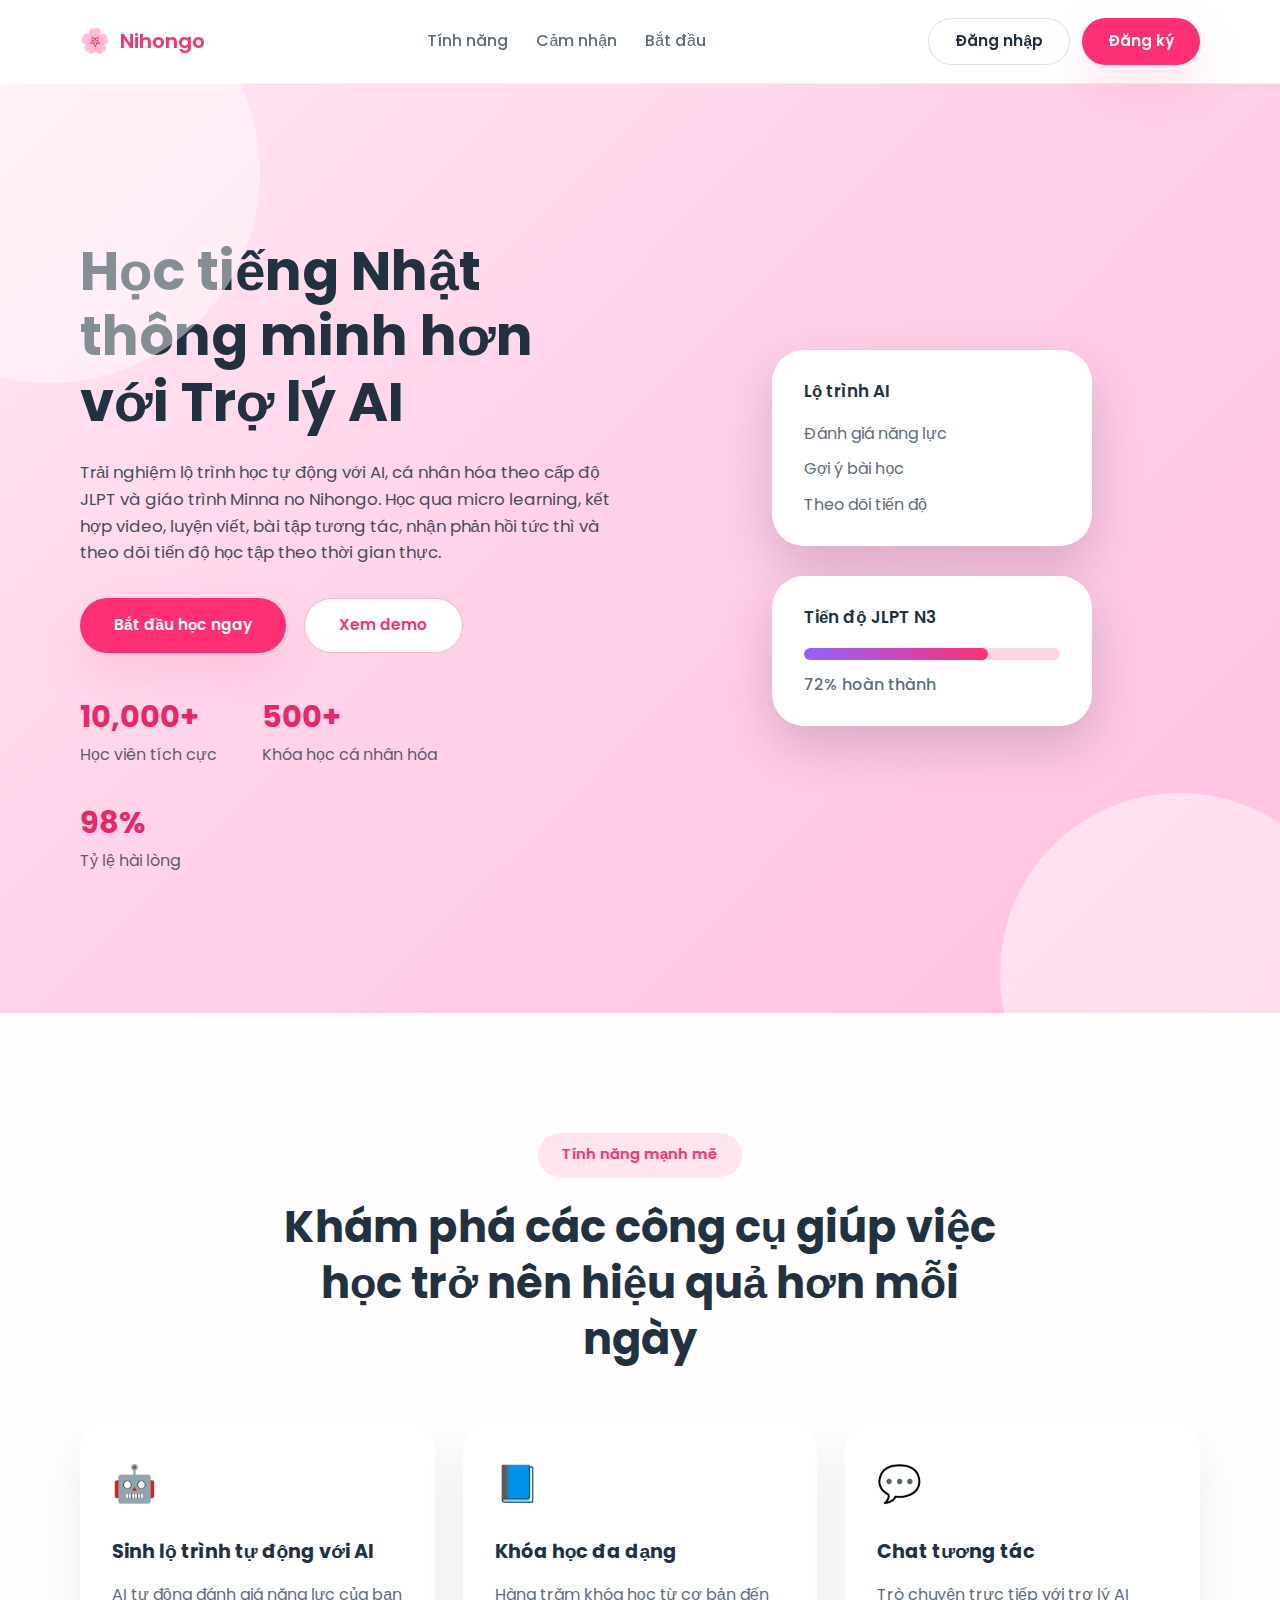
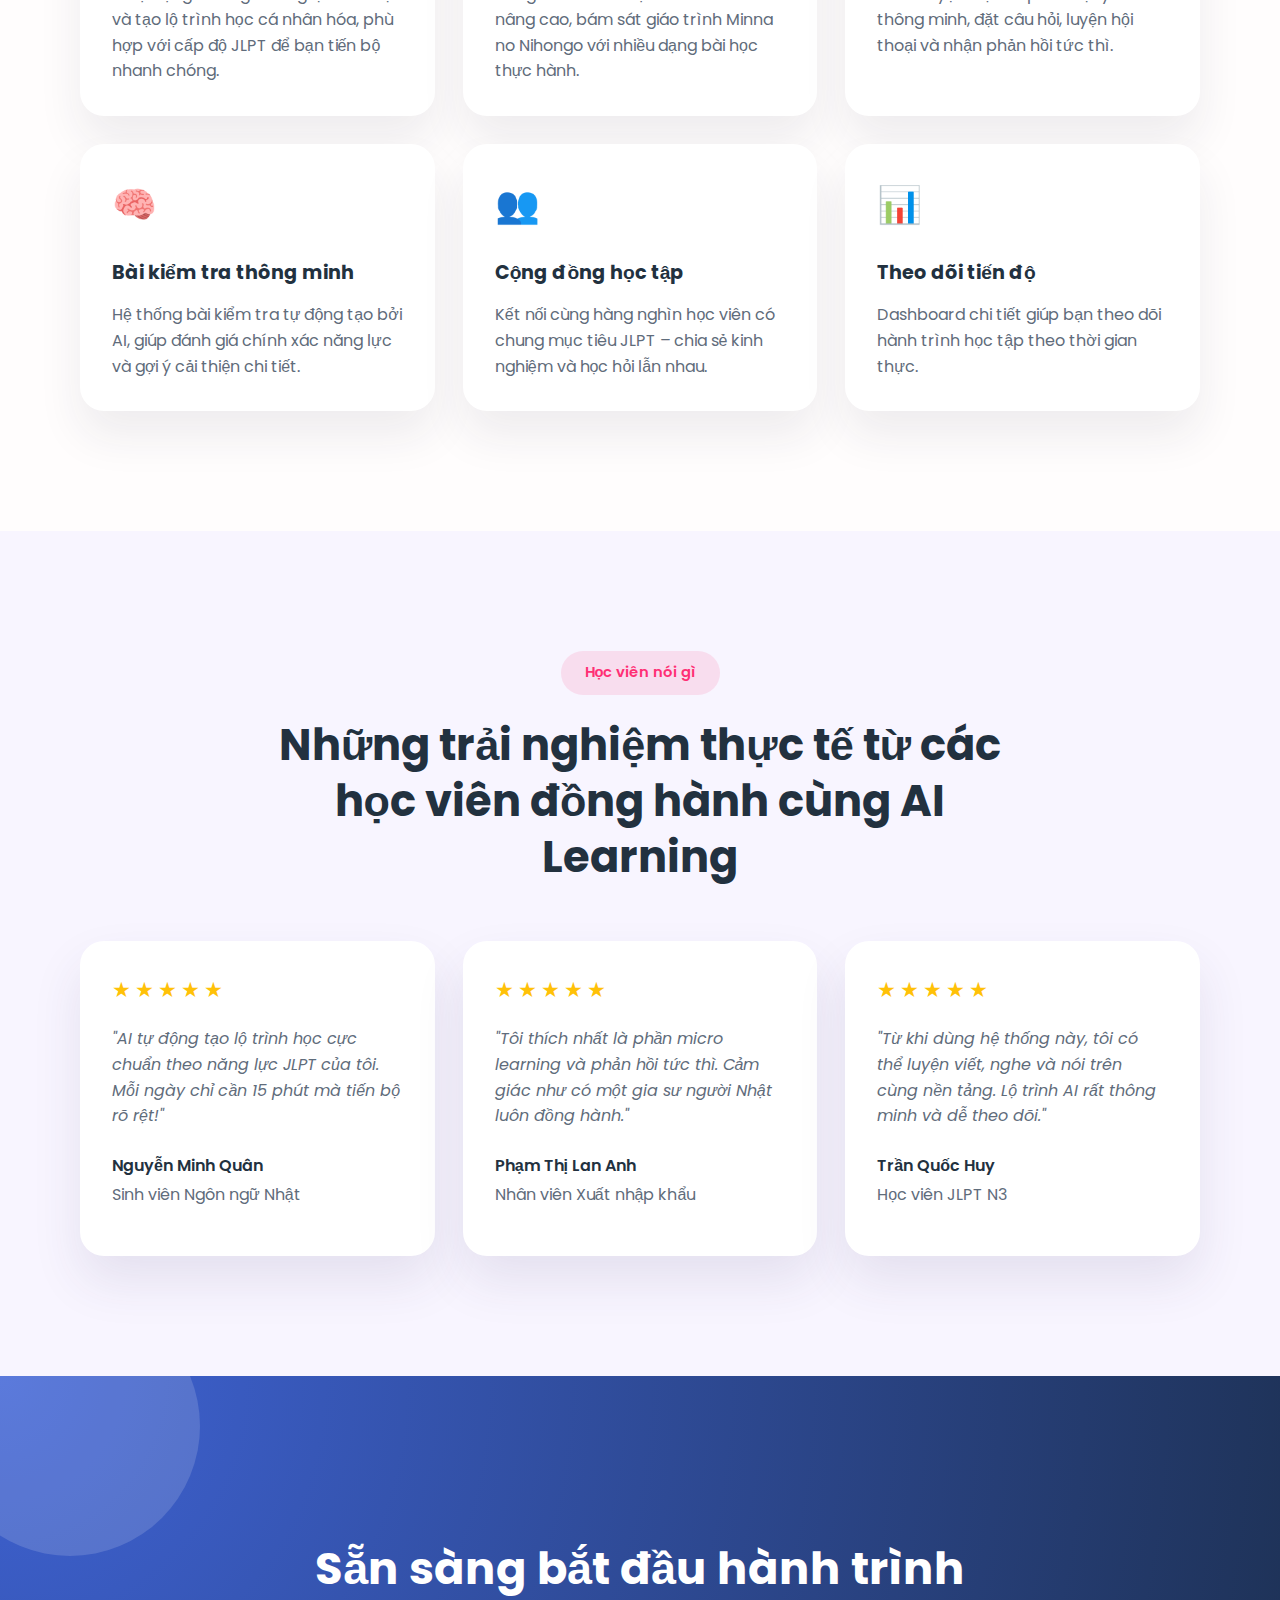
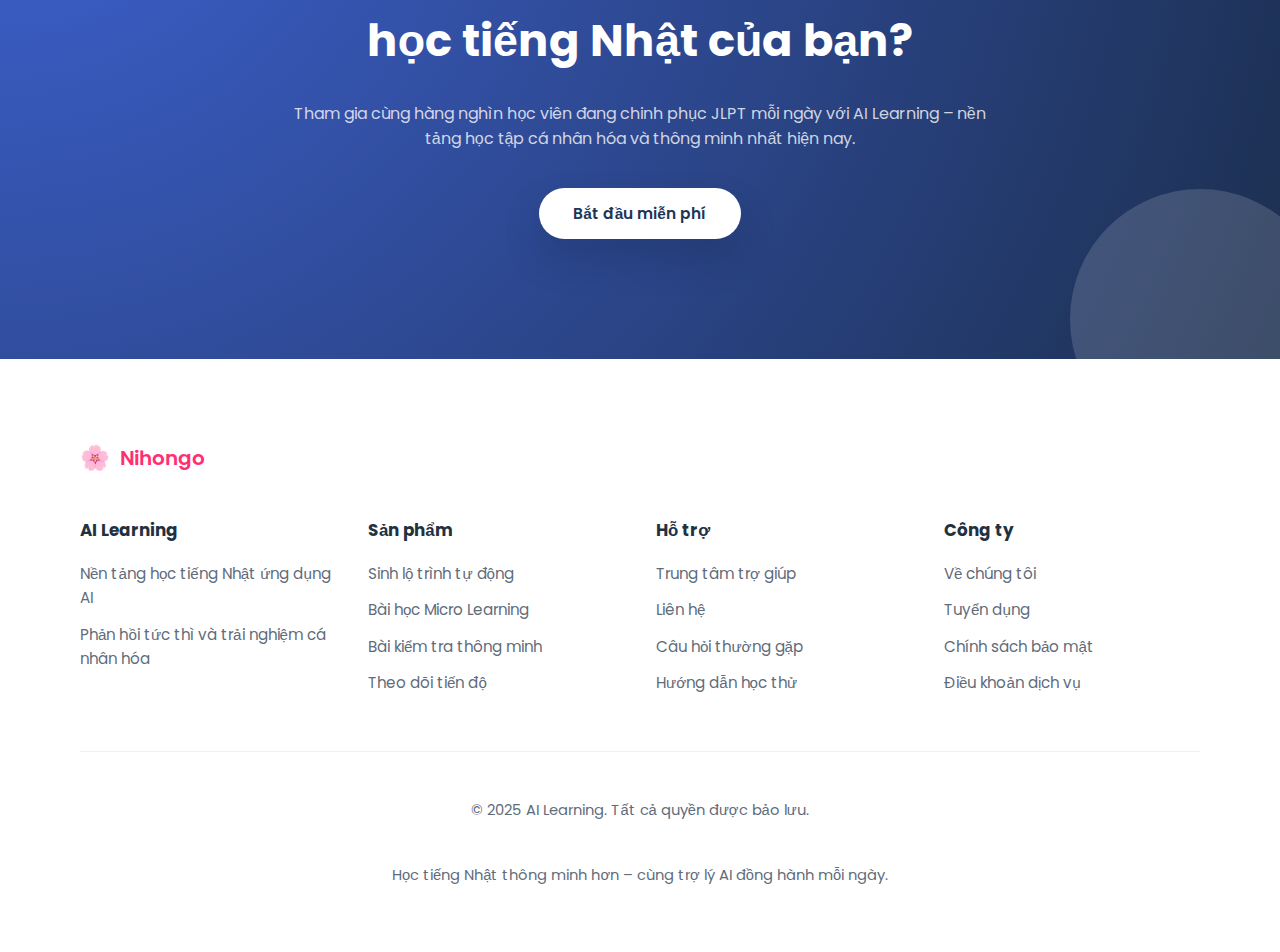
<file: pages/index.html>
<!DOCTYPE html>
<html lang="vi">
<head>
    <meta charset="UTF-8">
    <meta name="viewport" content="width=device-width, initial-scale=1.0">
    <title>Nihongo AI Learning</title>
    <link rel="stylesheet" href="../assets/css/styles.css">
</head>
<body>
    <header class="site-header">
        <div class="container header-content">
            <a href="#" class="brand">
                <span class="brand-icon">🌸</span>
                <span class="brand-name">Nihongo</span>
            </a>
            <nav class="nav-links">
                <a href="#features">Tính năng</a>
                <a href="#testimonials">Cảm nhận</a>
                <a href="#cta">Bắt đầu</a>
            </nav>
            <div class="auth-actions">
                <a class="btn btn-outline" href="login.html">Đăng nhập</a>
                <a class="btn btn-primary" href="register.html">Đăng ký</a>
            </div>
        </div>
    </header>

    <main>
        <section class="hero">
            <div class="container hero-content">
                <div class="hero-text">
                    <h1>Học tiếng Nhật thông minh hơn với Trợ lý AI</h1>
                    <p>Trải nghiệm lộ trình học tự động với AI, cá nhân hóa theo cấp độ JLPT và giáo trình Minna no Nihongo. Học qua micro learning, kết hợp video, luyện viết, bài tập tương tác, nhận phản hồi tức thì và theo dõi tiến độ học tập theo thời gian thực.</p>
                    <div class="hero-actions">
                        <a class="btn btn-pill btn-primary" href="register.html">Bắt đầu học ngay</a>
                        <a class="btn btn-pill btn-secondary" href="#features">Xem demo</a>
                    </div>
                    <div class="hero-stats">
                        <div class="stat">
                            <span class="stat-value">10,000+</span>
                            <span class="stat-label">Học viên tích cực</span>
                        </div>
                        <div class="stat">
                            <span class="stat-value">500+</span>
                            <span class="stat-label">Khóa học cá nhân hóa</span>
                        </div>
                        <div class="stat">
                            <span class="stat-value">98%</span>
                            <span class="stat-label">Tỷ lệ hài lòng</span>
                        </div>
                    </div>
                </div>
                <div class="hero-visual">
                    <div class="floating-card card-schedule">
                        <span class="card-title">Lộ trình AI</span>
                        <ul>
                            <li>Đánh giá năng lực</li>
                            <li>Gợi ý bài học</li>
                            <li>Theo dõi tiến độ</li>
                        </ul>
                    </div>
                    <div class="floating-card card-progress">
                        <span class="card-title">Tiến độ JLPT N3</span>
                        <div class="progress-bar">
                            <div class="progress-fill"></div>
                        </div>
                        <span class="progress-label">72% hoàn thành</span>
                    </div>
                </div>
            </div>
        </section>

        <section id="features" class="features">
            <div class="container section-header">
                <span class="section-pill">Tính năng mạnh mẽ</span>
                <h2>Khám phá các công cụ giúp việc học trở nên hiệu quả hơn mỗi ngày</h2>
            </div>
            <div class="container features-grid">
                <article class="feature-card">
                    <div class="feature-icon">🤖</div>
                    <h3>Sinh lộ trình tự động với AI</h3>
                    <p>AI tự động đánh giá năng lực của bạn và tạo lộ trình học cá nhân hóa, phù hợp với cấp độ JLPT để bạn tiến bộ nhanh chóng.</p>
                </article>
                <article class="feature-card">
                    <div class="feature-icon">📘</div>
                    <h3>Khóa học đa dạng</h3>
                    <p>Hàng trăm khóa học từ cơ bản đến nâng cao, bám sát giáo trình Minna no Nihongo với nhiều dạng bài học thực hành.</p>
                </article>
                <article class="feature-card">
                    <div class="feature-icon">💬</div>
                    <h3>Chat tương tác</h3>
                    <p>Trò chuyện trực tiếp với trợ lý AI thông minh, đặt câu hỏi, luyện hội thoại và nhận phản hồi tức thì.</p>
                </article>
                <article class="feature-card">
                    <div class="feature-icon">🧠</div>
                    <h3>Bài kiểm tra thông minh</h3>
                    <p>Hệ thống bài kiểm tra tự động tạo bởi AI, giúp đánh giá chính xác năng lực và gợi ý cải thiện chi tiết.</p>
                </article>
                <article class="feature-card">
                    <div class="feature-icon">👥</div>
                    <h3>Cộng đồng học tập</h3>
                    <p>Kết nối cùng hàng nghìn học viên có chung mục tiêu JLPT – chia sẻ kinh nghiệm và học hỏi lẫn nhau.</p>
                </article>
                <article class="feature-card">
                    <div class="feature-icon">📊</div>
                    <h3>Theo dõi tiến độ</h3>
                    <p>Dashboard chi tiết giúp bạn theo dõi hành trình học tập theo thời gian thực.</p>
                </article>
            </div>
        </section>

        <section id="testimonials" class="testimonials">
            <div class="container section-header">
                <span class="section-pill">Học viên nói gì</span>
                <h2>Những trải nghiệm thực tế từ các học viên đồng hành cùng AI Learning</h2>
            </div>
            <div class="container testimonials-grid">
                <article class="testimonial-card">
                    <div class="stars">★★★★★</div>
                    <p class="quote">"AI tự động tạo lộ trình học cực chuẩn theo năng lực JLPT của tôi. Mỗi ngày chỉ cần 15 phút mà tiến bộ rõ rệt!"</p>
                    <p class="author">Nguyễn Minh Quân<br><span>Sinh viên Ngôn ngữ Nhật</span></p>
                </article>
                <article class="testimonial-card">
                    <div class="stars">★★★★★</div>
                    <p class="quote">"Tôi thích nhất là phần micro learning và phản hồi tức thì. Cảm giác như có một gia sư người Nhật luôn đồng hành."</p>
                    <p class="author">Phạm Thị Lan Anh<br><span>Nhân viên Xuất nhập khẩu</span></p>
                </article>
                <article class="testimonial-card">
                    <div class="stars">★★★★★</div>
                    <p class="quote">"Từ khi dùng hệ thống này, tôi có thể luyện viết, nghe và nói trên cùng nền tảng. Lộ trình AI rất thông minh và dễ theo dõi."</p>
                    <p class="author">Trần Quốc Huy<br><span>Học viên JLPT N3</span></p>
                </article>
            </div>
        </section>

        <section id="cta" class="cta">
            <div class="container cta-content">
                <h2>Sẵn sàng bắt đầu hành trình học tiếng Nhật của bạn?</h2>
                <p>Tham gia cùng hàng nghìn học viên đang chinh phục JLPT mỗi ngày với AI Learning – nền tảng học tập cá nhân hóa và thông minh nhất hiện nay.</p>
                <button class="btn btn-pill btn-light">Bắt đầu miễn phí</button>
            </div>
        </section>
    </main>

    <footer class="site-footer">
        <div class="container footer-top">
            <div class="brand footer-brand">
                <span class="brand-icon">🌸</span>
                <span class="brand-name">Nihongo</span>
            </div>
            <div class="footer-columns">
                <div class="footer-column">
                    <h4>AI Learning</h4>
                    <ul>
                        <li>Nền tảng học tiếng Nhật ứng dụng AI</li>
                        <li>Phản hồi tức thì và trải nghiệm cá nhân hóa</li>
                    </ul>
                </div>
                <div class="footer-column">
                    <h4>Sản phẩm</h4>
                    <ul>
                        <li>Sinh lộ trình tự động</li>
                        <li>Bài học Micro Learning</li>
                        <li>Bài kiểm tra thông minh</li>
                        <li>Theo dõi tiến độ</li>
                    </ul>
                </div>
                <div class="footer-column">
                    <h4>Hỗ trợ</h4>
                    <ul>
                        <li>Trung tâm trợ giúp</li>
                        <li>Liên hệ</li>
                        <li>Câu hỏi thường gặp</li>
                        <li>Hướng dẫn học thử</li>
                    </ul>
                </div>
                <div class="footer-column">
                    <h4>Công ty</h4>
                    <ul>
                        <li>Về chúng tôi</li>
                        <li>Tuyển dụng</li>
                        <li>Chính sách bảo mật</li>
                        <li>Điều khoản dịch vụ</li>
                    </ul>
                </div>
            </div>
        </div>
        <div class="container footer-bottom">
            <p>© 2025 AI Learning. Tất cả quyền được bảo lưu.</p>
            <p class="tagline">Học tiếng Nhật thông minh hơn – cùng trợ lý AI đồng hành mỗi ngày.</p>
        </div>
    </footer>

    <script src="../assets/js/script.js"></script>
</body>
</html>
</file>
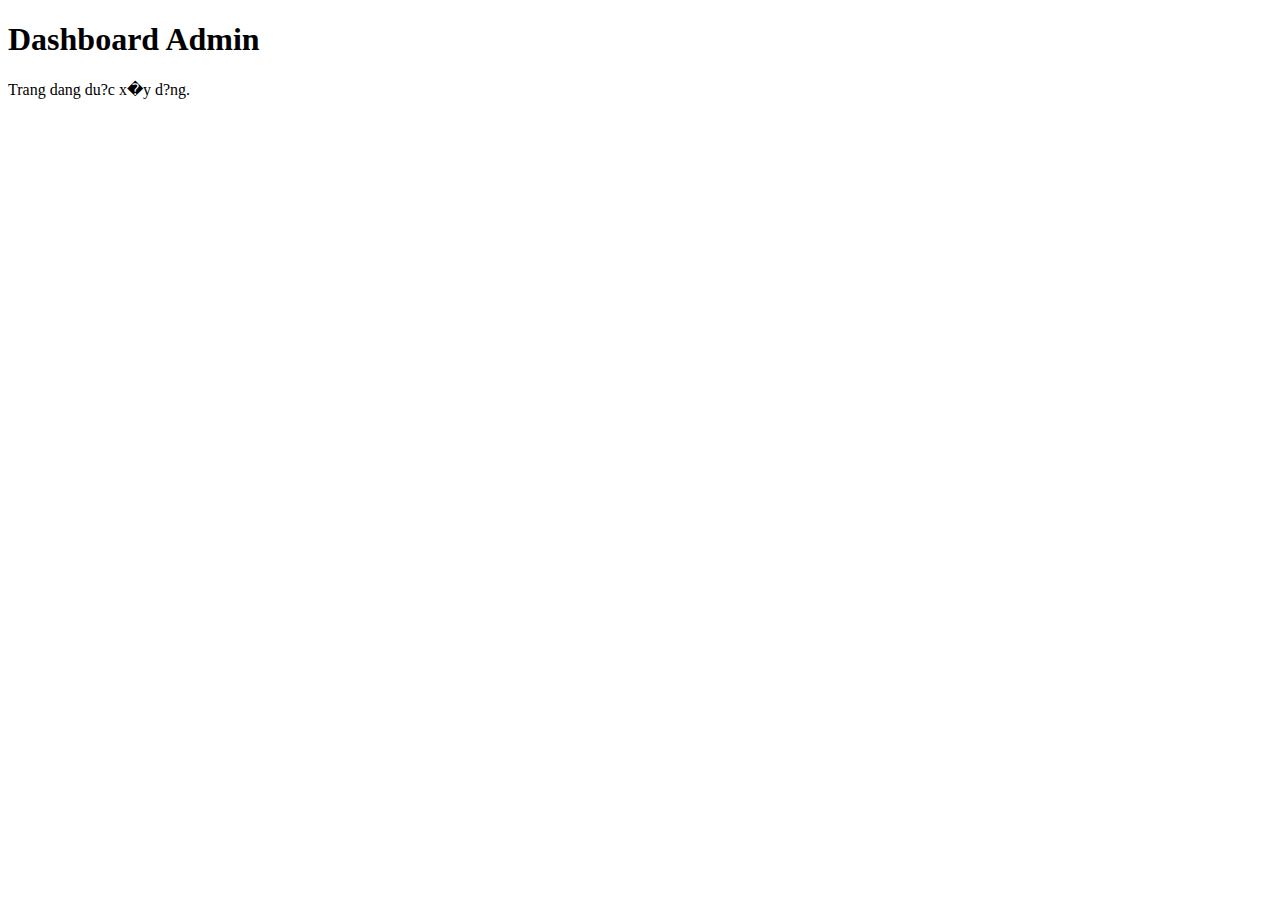
<file: pages/dashboard-admin.html>
<!DOCTYPE html>
<html lang="vi">
<head>
    <meta charset="UTF-8">
    <title>Dashboard Admin | Nihongo AI</title>
</head>
<body>
    <h1>Dashboard Admin</h1>
    <p>Trang dang du?c x�y d?ng.</p>
</body>
</html>
</file>
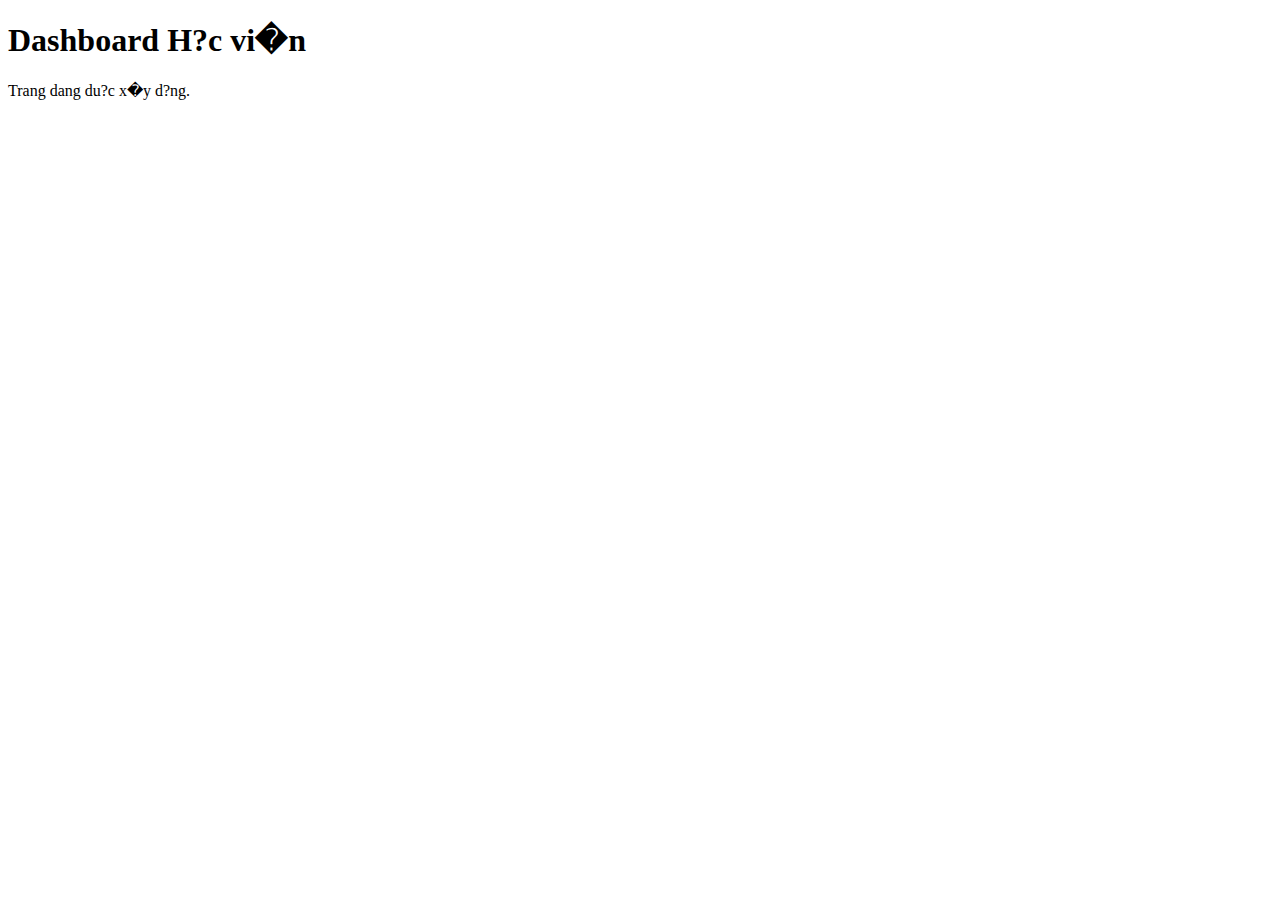
<file: pages/dashboard-student.html>
<!DOCTYPE html>
<html lang="vi">
<head>
    <meta charset="UTF-8">
    <title>Dashboard H?c vi�n | Nihongo AI</title>
</head>
<body>
    <h1>Dashboard H?c vi�n</h1>
    <p>Trang dang du?c x�y d?ng.</p>
</body>
</html>
</file>
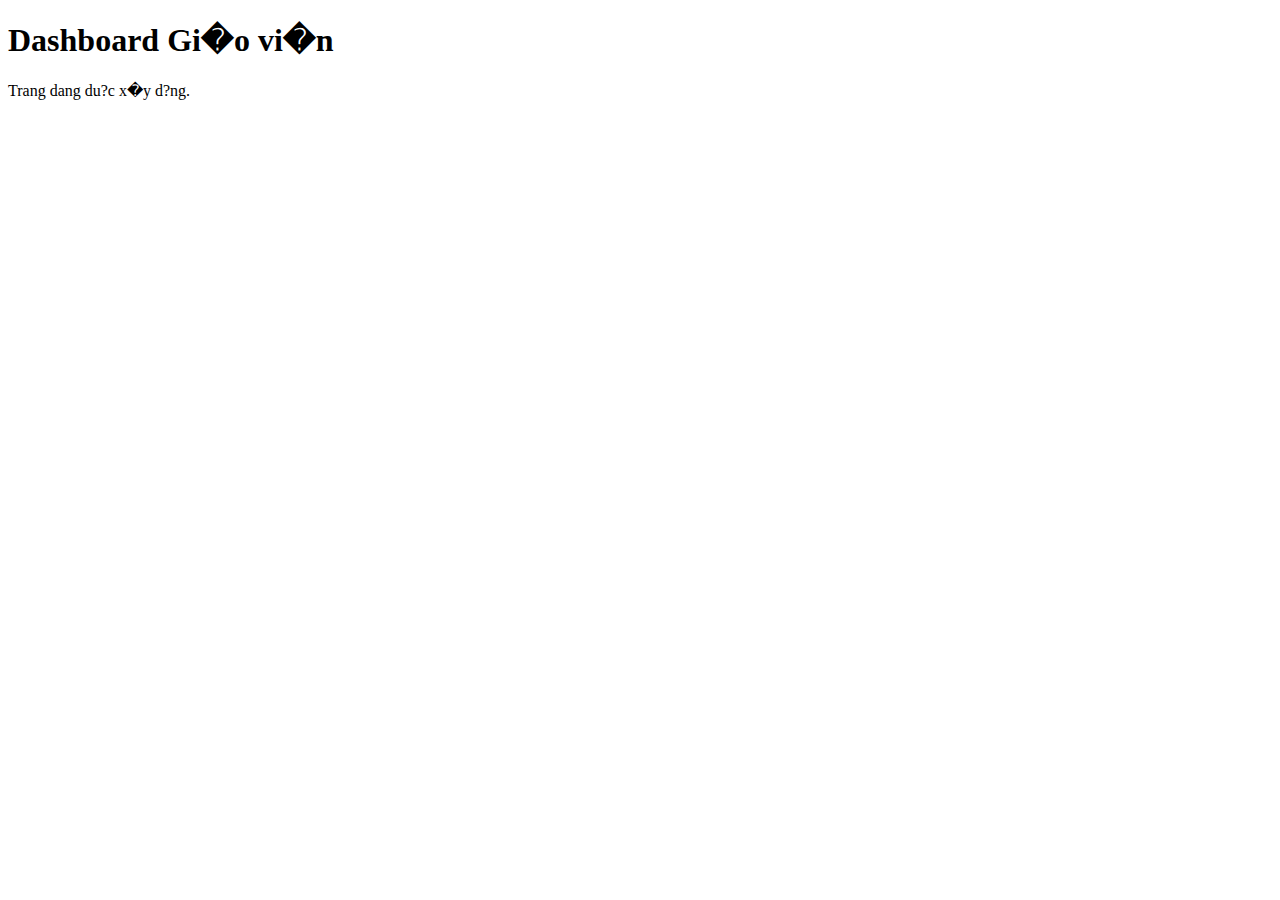
<file: pages/dashboard-teacher.html>
<!DOCTYPE html>
<html lang="vi">
<head>
    <meta charset="UTF-8">
    <title>Dashboard Gi�o vi�n | Nihongo AI</title>
</head>
<body>
    <h1>Dashboard Gi�o vi�n</h1>
    <p>Trang dang du?c x�y d?ng.</p>
</body>
</html>
</file>
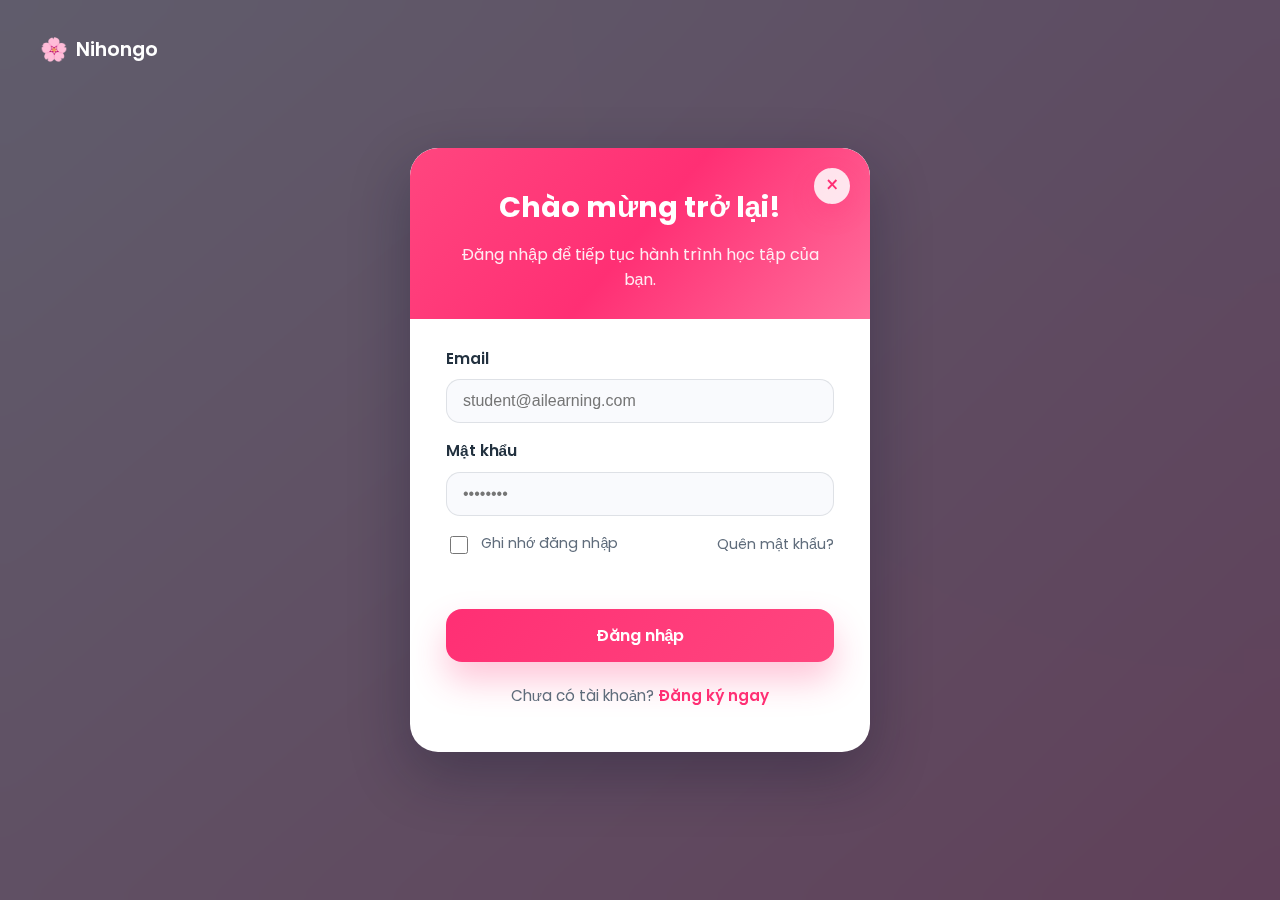
<file: pages/login.html>
<!DOCTYPE html>
<html lang="vi">
<head>
    <meta charset="UTF-8">
    <meta name="viewport" content="width=device-width, initial-scale=1.0">
    <title>Đăng nhập | Nihongo AI Learning</title>
    <link rel="stylesheet" href="../assets/css/styles.css">
    <link rel="stylesheet" href="../assets/css/auth.css">
</head>
<body class="auth-page">
    <a class="brand brand-floating" href="index.html">
        <span class="brand-icon">🌸</span>
        <span class="brand-name">Nihongo</span>
    </a>

    <main class="auth-container">
        <section class="auth-modal">
            <button class="modal-close" data-close-modal aria-label="Đóng cửa sổ">&times;</button>
            <header class="auth-modal-header">
                <h1>Chào mừng trở lại!</h1>
                <p>Đăng nhập để tiếp tục hành trình học tập của bạn.</p>
            </header>

            <form id="login-form" class="auth-form" data-auth-form="login" data-redirect-url="index.html" novalidate>
                <div class="form-group">
                    <label for="login-email">Email</label>
                    <input id="login-email" name="email" type="email" placeholder="student@ailearning.com" required autocomplete="email">
                </div>

                <div class="form-group">
                    <label for="login-password">Mật khẩu</label>
                    <input id="login-password" name="password" type="password" placeholder="••••••••" required autocomplete="current-password" minlength="6">
                </div>

                <div class="form-options">
                    <label class="checkbox-label">
                        <input type="checkbox" name="remember">
                        <span>Ghi nhớ đăng nhập</span>
                    </label>
                    <a class="muted-link" href="#">Quên mật khẩu?</a>
                </div>

                <div class="form-message" data-form-message></div>

                <button type="submit" class="btn-auth">Đăng nhập</button>

                <p class="form-footer">
                    Chưa có tài khoản?
                    <a href="register.html">Đăng ký ngay</a>
                </p>
            </form>
        </section>
    </main>

    <script src="../assets/js/api.js"></script>
    <script src="../assets/js/auth.js"></script>
</body>
</html>
</file>
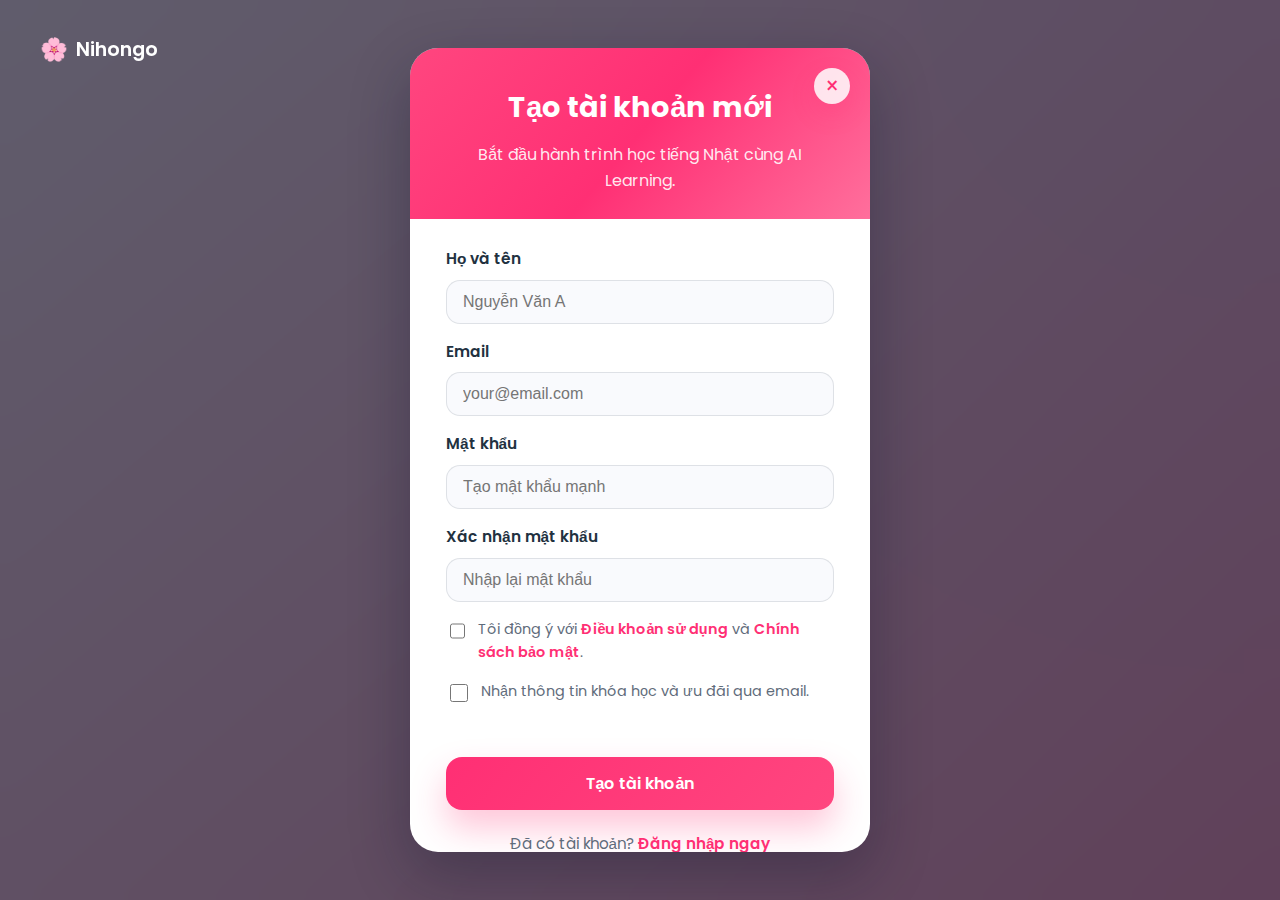
<file: pages/register.html>
<!DOCTYPE html>
<html lang="vi">
<head>
    <meta charset="UTF-8">
    <meta name="viewport" content="width=device-width, initial-scale=1.0">
    <title>Đăng ký | Nihongo AI Learning</title>
    <link rel="stylesheet" href="../assets/css/styles.css">
    <link rel="stylesheet" href="../assets/css/auth.css">
</head>
<body class="auth-page">
    <a class="brand brand-floating" href="index.html">
        <span class="brand-icon">🌸</span>
        <span class="brand-name">Nihongo</span>
    </a>

    <main class="auth-container">
        <section class="auth-modal">
            <button class="modal-close" data-close-modal aria-label="Đóng cửa sổ">&times;</button>
            <header class="auth-modal-header">
                <h1>Tạo tài khoản mới</h1>
                <p>Bắt đầu hành trình học tiếng Nhật cùng AI Learning.</p>
            </header>

            <form id="register-form" class="auth-form" data-auth-form="register" data-redirect-url="login.html" novalidate>
                <div class="form-group">
                    <label for="register-fullname">Họ và tên</label>
                    <input id="register-fullname" name="fullName" type="text" placeholder="Nguyễn Văn A" required autocomplete="name">
                </div>

                <div class="form-group">
                    <label for="register-email">Email</label>
                    <input id="register-email" name="email" type="email" placeholder="your@email.com" required autocomplete="email">
                </div>

                <div class="form-group">
                    <label for="register-password">Mật khẩu</label>
                    <input id="register-password" name="password" type="password" placeholder="Tạo mật khẩu mạnh" required autocomplete="new-password" minlength="6">
                </div>

                <div class="form-group">
                    <label for="register-confirm">Xác nhận mật khẩu</label>
                    <input id="register-confirm" name="confirmPassword" type="password" placeholder="Nhập lại mật khẩu" required autocomplete="new-password" minlength="6">
                </div>

                <label class="checkbox-label">
                    <input type="checkbox" name="acceptTerms" required>
                    <span>Tôi đồng ý với <a href="#">Điều khoản sử dụng</a> và <a href="#">Chính sách bảo mật</a>.</span>
                </label>

                <label class="checkbox-label">
                    <input type="checkbox" name="subscribe">
                    <span>Nhận thông tin khóa học và ưu đãi qua email.</span>
                </label>

                <div class="form-message" data-form-message></div>

                <button type="submit" class="btn-auth">Tạo tài khoản</button>

                <p class="form-footer">
                    Đã có tài khoản?
                    <a href="login.html">Đăng nhập ngay</a>
                </p>
            </form>
        </section>
    </main>

    <script src="../assets/js/api.js"></script>
    <script src="../assets/js/auth.js"></script>
</body>
</html>
</file>
<file: assets/css/styles.css>
@import url("https://fonts.googleapis.com/css2?family=Poppins:wght@400;500;600;700&display=swap");

:root {
    --primary: #ff2f74;
    --primary-dark: #e92667;
    --secondary: #ffffff;
    --navy: #1d3557;
    --text-dark: #22313f;
    --text-light: #5f6c7b;
    --bg-light: #f8f5ff;
    --bg-hero: #ffe4f0;
    --shadow-soft: 0 20px 45px rgba(255, 114, 164, 0.2);
    --radius-lg: 32px;
    --radius-md: 24px;
    --radius-sm: 16px;
}

*,
*::before,
*::after {
    box-sizing: border-box;
}

body {
    margin: 0;
    font-family: "Poppins", sans-serif;
    color: var(--text-dark);
    background-color: #ffffff;
    line-height: 1.6;
}

img {
    max-width: 100%;
    display: block;
}

a {
    text-decoration: none;
    color: inherit;
}

button {
    font-family: inherit;
    border: none;
    cursor: pointer;
}

.container {
    width: min(1120px, 92vw);
    margin: 0 auto;
}

.site-header {
    position: sticky;
    top: 0;
    z-index: 100;
    background: rgba(255, 255, 255, 0.92);
    backdrop-filter: blur(12px);
    box-shadow: 0 1px 0 rgba(255, 255, 255, 0.5);
}

.site-header.scrolled {
    box-shadow: 0 6px 24px rgba(34, 49, 63, 0.12);
}

.header-content {
    display: flex;
    align-items: center;
    justify-content: space-between;
    padding: 18px 0;
}

.brand {
    display: flex;
    align-items: center;
    gap: 10px;
    font-weight: 600;
    font-size: 1.25rem;
    color: var(--primary);
}

.brand-icon {
    font-size: 1.5rem;
}

.nav-links {
    display: flex;
    gap: 28px;
    font-weight: 500;
}

.nav-links a {
    color: var(--text-light);
    transition: color 0.2s ease;
}

.nav-links a:hover {
    color: var(--primary);
}

.auth-actions {
    display: flex;
    gap: 12px;
}

.btn {
    border-radius: 999px;
    padding: 10px 26px;
    font-weight: 600;
    font-size: 0.96rem;
    display: inline-flex;
    align-items: center;
    justify-content: center;
    transition: transform 0.2s ease, box-shadow 0.2s ease, background-color 0.2s ease;
}

.btn:hover {
    transform: translateY(-2px);
}

.btn-primary {
    background: var(--primary);
    color: #fff;
    box-shadow: var(--shadow-soft);
}

.btn-primary:hover {
    background: var(--primary-dark);
}

.btn-outline {
    background: #ffffff;
    color: var(--text-dark);
    border: 1px solid rgba(34, 49, 63, 0.15);
}

.btn-outline:hover {
    border-color: var(--primary);
    color: var(--primary);
}

.btn-secondary {
    background: #ffffff;
    color: var(--primary);
    border: 1px solid rgba(255, 47, 116, 0.35);
}

.btn-secondary:hover {
    background: rgba(255, 47, 116, 0.08);
}

.btn-light {
    background: #ffffff;
    color: var(--navy);
    box-shadow: 0 20px 35px rgba(17, 38, 75, 0.25);
}

.hero {
    position: relative;
    overflow: hidden;
    background: linear-gradient(135deg, #ffe7f3 0%, #ffd1e9 45%, #ffc2e0 100%);
    padding: 120px 0 140px;
}

.hero::before,
.hero::after {
    content: "";
    position: absolute;
    border-radius: 50%;
    background: rgba(255, 255, 255, 0.45);
    filter: blur(0);
}

.hero::before {
    width: 420px;
    height: 420px;
    top: -120px;
    left: -160px;
}

.hero::after {
    width: 360px;
    height: 360px;
    bottom: -140px;
    right: -80px;
}

.hero-content {
    display: grid;
    grid-template-columns: repeat(2, minmax(0, 1fr));
    align-items: center;
    gap: 48px;
}

.hero-text h1 {
    font-size: clamp(2.5rem, 5vw, 3.4rem);
    line-height: 1.2;
    margin-bottom: 24px;
}

.hero-text p {
    color: rgba(34, 49, 63, 0.85);
    margin-bottom: 32px;
    font-size: 1.05rem;
}

.hero-actions {
    display: flex;
    gap: 18px;
    margin-bottom: 40px;
}

.btn-pill {
    padding: 14px 34px;
}

.hero-stats {
    display: flex;
    gap: 32px;
    flex-wrap: wrap;
    color: var(--primary-dark);
}

.stat {
    min-width: 150px;
}

.stat-value {
    display: block;
    font-size: 1.9rem;
    font-weight: 700;
}

.stat-label {
    color: rgba(34, 49, 63, 0.75);
}

.hero-visual {
    position: relative;
    display: grid;
    gap: 30px;
    justify-items: center;
}

.floating-card {
    background: #fff;
    border-radius: var(--radius-lg);
    padding: 28px 32px;
    box-shadow: 0 20px 50px rgba(46, 19, 48, 0.18);
    width: clamp(260px, 80%, 320px);
    animation: float 6s ease-in-out infinite;
}

.card-schedule {
    animation-delay: 0.4s;
}

.card-progress {
    animation-delay: 1.2s;
}

@keyframes float {
    0%,
    100% {
        transform: translateY(0);
    }
    50% {
        transform: translateY(-12px);
    }
}

.card-title {
    font-weight: 600;
    font-size: 1.05rem;
    color: var(--text-dark);
}

.card-schedule ul {
    list-style: none;
    padding: 16px 0 0;
    margin: 0;
    display: grid;
    gap: 10px;
    color: var(--text-light);
}

.card-progress .progress-bar {
    width: 100%;
    height: 12px;
    border-radius: 999px;
    background: rgba(255, 47, 116, 0.2);
    margin: 18px 0 12px;
    overflow: hidden;
}

.progress-fill {
    height: 100%;
    width: 72%;
    background: linear-gradient(90deg, #8f63ff, #ff2f74);
    border-radius: inherit;
}

.progress-label {
    color: var(--text-light);
    font-weight: 500;
}

.section-header {
    text-align: center;
    margin-bottom: 56px;
}

.section-pill {
    display: inline-flex;
    align-items: center;
    gap: 8px;
    background: rgba(255, 47, 116, 0.12);
    color: var(--primary);
    border-radius: 999px;
    padding: 10px 24px;
    font-weight: 600;
    font-size: 0.92rem;
}

.section-header h2 {
    font-size: clamp(2rem, 4.2vw, 2.7rem);
    margin: 22px auto 0;
    max-width: 760px;
    color: var(--text-dark);
    line-height: 1.3;
}

.features {
    padding: 120px 0;
    background: #fffdfd;
}

.features-grid {
    display: grid;
    gap: 28px;
    grid-template-columns: repeat(auto-fit, minmax(260px, 1fr));
}

.feature-card {
    background: #fff;
    border-radius: var(--radius-md);
    padding: 32px;
    box-shadow: 0 25px 45px rgba(35, 41, 70, 0.08);
    transition: transform 0.25s ease, box-shadow 0.25s ease;
}

.feature-card:hover {
    transform: translateY(-10px);
    box-shadow: 0 30px 60px rgba(255, 47, 116, 0.12);
}

.feature-icon {
    font-size: 36px;
    margin-bottom: 24px;
}

.feature-card h3 {
    margin: 0 0 14px;
    font-size: 1.2rem;
}

.feature-card p {
    color: var(--text-light);
    margin: 0;
}

.testimonials {
    padding: 120px 0;
    background: var(--bg-light);
}

.testimonials-grid {
    display: grid;
    gap: 28px;
    grid-template-columns: repeat(auto-fit, minmax(260px, 1fr));
}

.testimonial-card {
    background: #ffffff;
    border-radius: var(--radius-md);
    padding: 32px;
    box-shadow: 0 25px 50px rgba(54, 45, 100, 0.1);
}

.stars {
    color: #ffc107;
    font-size: 1.3rem;
    letter-spacing: 4px;
    margin-bottom: 20px;
}

.quote {
    font-style: italic;
    color: var(--text-light);
    margin-bottom: 24px;
}

.author {
    font-weight: 600;
    color: var(--text-dark);
}

.author span {
    display: block;
    font-weight: 400;
    color: var(--text-light);
    margin-top: 4px;
}

.cta {
    background: radial-gradient(circle at top left, #3f63d6, #1c2f4f);
    color: #ffffff;
    padding: 120px 0;
    position: relative;
    overflow: hidden;
}

.cta::before,
.cta::after {
    content: "";
    position: absolute;
    width: 260px;
    height: 260px;
    border-radius: 50%;
    background: rgba(255, 255, 255, 0.15);
}

.cta::before {
    top: -80px;
    left: -60px;
}

.cta::after {
    bottom: -90px;
    right: -50px;
}

.cta-content {
    text-align: center;
    position: relative;
    z-index: 1;
    max-width: 720px;
}

.cta-content h2 {
    font-size: clamp(2rem, 4.5vw, 2.8rem);
    margin-bottom: 24px;
}

.cta-content p {
    margin-bottom: 36px;
    color: rgba(255, 255, 255, 0.78);
}

.site-footer {
    background: #ffffff;
    padding: 80px 0 50px;
}

.footer-top {
    display: flex;
    flex-direction: column;
    gap: 40px;
}

.footer-columns {
    display: grid;
    gap: 32px;
    grid-template-columns: repeat(auto-fit, minmax(180px, 1fr));
}

.footer-column h4 {
    margin: 0 0 18px;
    font-size: 1.05rem;
}

.footer-column ul {
    list-style: none;
    padding: 0;
    margin: 0;
    display: grid;
    gap: 12px;
    color: var(--text-light);
    font-size: 0.95rem;
}

.footer-bottom {
    border-top: 1px solid rgba(34, 49, 63, 0.08);
    margin-top: 56px;
    padding-top: 32px;
    display: grid;
    gap: 12px;
    text-align: center;
    color: var(--text-light);
    font-size: 0.92rem;
}

@media (max-width: 960px) {
    .nav-links {
        display: none;
    }

    .hero-content {
        grid-template-columns: 1fr;
        text-align: center;
    }

    .hero-actions {
        justify-content: center;
    }

    .hero-visual {
        margin-top: 16px;
    }

    .hero-stats {
        justify-content: center;
    }
}

@media (max-width: 640px) {
    .header-content {
        gap: 12px;
    }

    .auth-actions .btn {
        padding: 8px 18px;
    }

    .hero {
        padding: 100px 0 90px;
    }

    .hero-stats {
        gap: 24px;
    }

    .features,
    .testimonials,
    .cta {
        padding: 96px 0;
    }

    .feature-card,
    .testimonial-card {
        padding: 26px;
    }

    .cta-content h2 {
        font-size: 2.1rem;
    }
}
</file>
<file: assets/css/auth.css>
:root {
    --auth-overlay: rgba(10, 17, 34, 0.65);
}

.auth-page {
    margin: 0;
    min-height: 100vh;
    display: flex;
    align-items: center;
    justify-content: center;
    background: linear-gradient(140deg, rgba(255, 230, 244, 0.85), rgba(255, 143, 187, 0.9)), radial-gradient(circle at top right, rgba(138, 173, 255, 0.5), transparent 55%);
    position: relative;
    overflow: hidden;
    padding: 48px 16px;
    color: var(--text-dark);
}

.auth-page::before {
    content: "";
    position: absolute;
    inset: 0;
    background: var(--auth-overlay);
    backdrop-filter: blur(16px);
    z-index: 0;
}

.brand-floating {
    position: absolute;
    top: 32px;
    left: 40px;
    font-weight: 600;
    font-size: 1.2rem;
    color: #ffffff;
    text-decoration: none;
    display: inline-flex;
    align-items: center;
    gap: 8px;
    z-index: 2;
    transition: opacity 0.2s ease;
}

.brand-floating:hover {
    opacity: 0.85;
}

.brand-floating .brand-icon {
    font-size: 1.4rem;
}

.auth-container {
    position: relative;
    z-index: 1;
    width: min(460px, 100%);
    margin: 0;
}

.auth-modal {
    position: relative;
    background: #ffffff;
    border-radius: 28px;
    box-shadow: 0 22px 60px rgba(14, 20, 45, 0.32);
    padding: 0 36px 36px;
    max-height: calc(100vh - 96px);
    overflow-y: auto;
    scrollbar-width: none;
    overscroll-behavior: contain;
}

.auth-modal::-webkit-scrollbar {
    display: none;
}

.modal-close {
    position: absolute;
    top: 20px;
    right: 20px;
    width: 36px;
    height: 36px;
    border-radius: 50%;
    border: none;
    background: rgba(255, 255, 255, 0.85);
    color: var(--primary);
    font-size: 1.4rem;
    line-height: 1;
    cursor: pointer;
    box-shadow: 0 10px 25px rgba(255, 47, 116, 0.2);
    transition: transform 0.2s ease, box-shadow 0.2s ease;
}

.modal-close:hover {
    transform: translateY(-2px);
    box-shadow: 0 18px 30px rgba(255, 47, 116, 0.25);
}

.auth-modal-header {
    text-align: center;
    margin: 0 -36px 28px;
    padding: 36px 36px 26px;
    background: linear-gradient(130deg, #ff467f 0%, #ff2f74 50%, #ff6f9c 100%);
    border-radius: 28px 28px 0 0;
    color: #ffffff;
}

.auth-modal-header h1 {
    margin: 0 0 12px;
    font-size: 1.8rem;
}

.auth-modal-header p {
    margin: 0;
    font-weight: 400;
    color: rgba(255, 255, 255, 0.9);
}

.auth-form {
    display: grid;
    gap: 16px;
    padding-bottom: 8px;
}

.form-group {
    display: grid;
    gap: 8px;
}

.form-group label {
    font-weight: 600;
    font-size: 0.96rem;
    color: var(--text-dark);
}

.form-group input {
    width: 100%;
    border: 1px solid rgba(34, 49, 63, 0.12);
    border-radius: 14px;
    padding: 12px 16px;
    font-size: 1rem;
    background: rgba(248, 249, 253, 0.9);
    transition: border-color 0.2s ease, box-shadow 0.2s ease;
}

.form-group input:focus {
    border-color: rgba(255, 47, 116, 0.6);
    box-shadow: 0 0 0 4px rgba(255, 47, 116, 0.12);
    outline: none;
    background: #ffffff;
}

.form-options {
    display: flex;
    align-items: center;
    justify-content: space-between;
    gap: 12px;
    font-size: 0.9rem;
}

.checkbox-label {
    display: flex;
    align-items: flex-start;
    gap: 10px;
    font-size: 0.9rem;
    color: var(--text-light);
}

.checkbox-label input {
    margin-top: 4px;
    width: 18px;
    height: 18px;
    accent-color: var(--primary);
}

.checkbox-label span a {
    color: var(--primary);
    font-weight: 600;
}

.muted-link {
    color: var(--text-light);
    text-decoration: none;
    transition: color 0.2s ease;
}

.muted-link:hover {
    color: var(--primary);
}

.btn-auth {
    background: linear-gradient(130deg, #ff2f74, #ff467f);
    border-radius: 16px;
    padding: 14px;
    color: #ffffff;
    font-weight: 600;
    font-size: 1rem;
    border: none;
    cursor: pointer;
    transition: transform 0.2s ease, box-shadow 0.2s ease;
    box-shadow: 0 18px 35px rgba(255, 47, 116, 0.28);
}

.btn-auth:hover:not([disabled]) {
    transform: translateY(-2px);
    box-shadow: 0 24px 40px rgba(255, 47, 116, 0.32);
}

.btn-auth[disabled] {
    cursor: progress;
    opacity: 0.7;
    box-shadow: none;
}

.form-footer {
    text-align: center;
    font-size: 0.95rem;
    color: var(--text-light);
    margin: 6px 0 0;
}

.form-footer a {
    color: var(--primary);
    font-weight: 600;
}

.form-message {
    min-height: 20px;
    font-size: 0.92rem;
    font-weight: 500;
    color: var(--text-light);
}

.form-message[data-state="error"] {
    color: #d64545;
}

.form-message[data-state="success"] {
    color: #1c7c54;
}

@media (max-width: 560px) {
    .auth-page {
        padding: 32px 12px;
    }

    .brand-floating {
        left: 24px;
        top: 24px;
    }

    .auth-modal {
        padding: 0 24px 28px;
        border-radius: 22px;
        max-height: calc(100vh - 64px);
        overflow-y: auto;
        scrollbar-width: none;
    }

    .auth-modal::-webkit-scrollbar {
        display: none;
    }

    .auth-modal-header {
        margin: 0 -24px 24px;
        padding: 32px 24px 22px;
        border-radius: 22px 22px 0 0;
    }

    .form-options {
        flex-direction: column;
        align-items: flex-start;
    }
}
</file>
